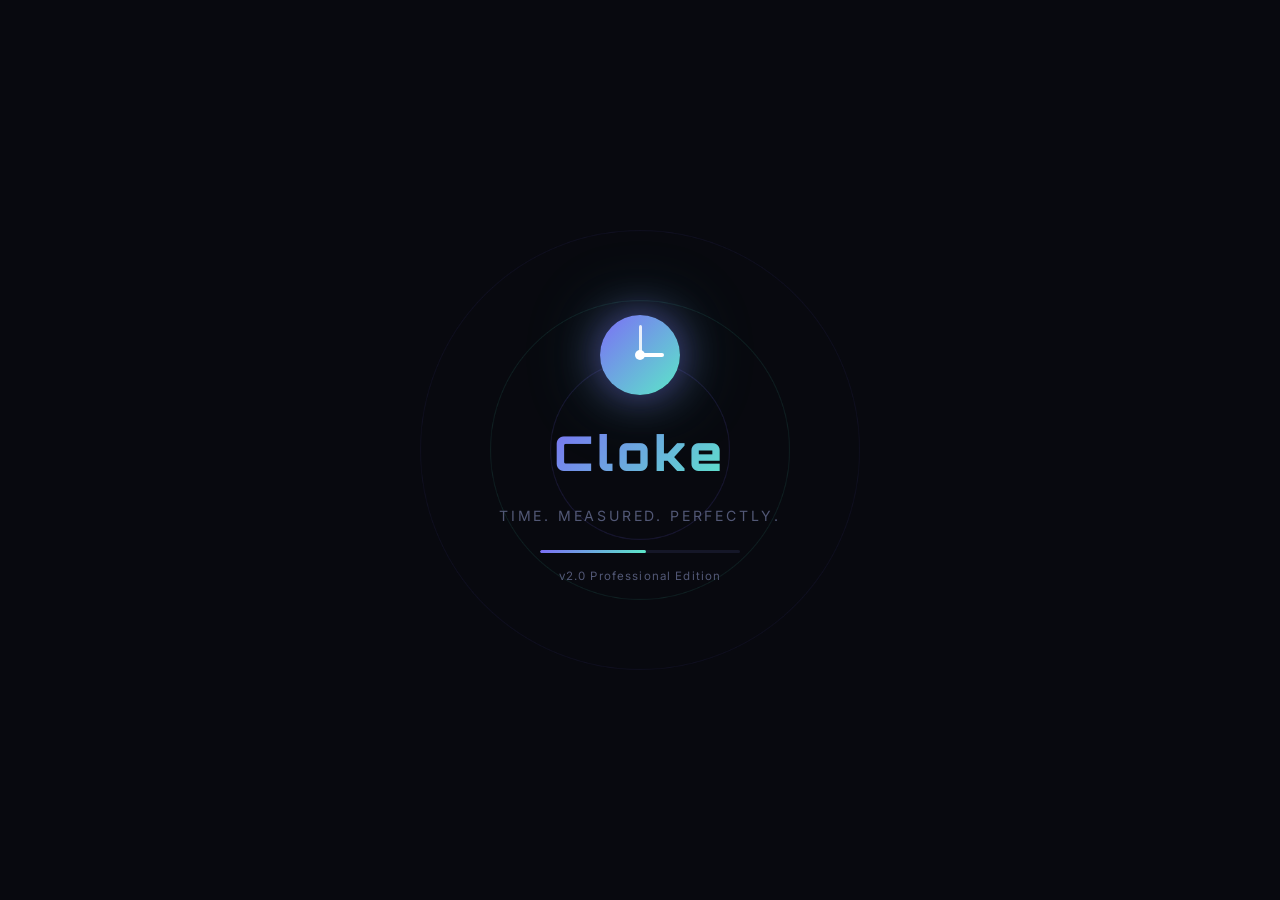
<file: index.html>
<!DOCTYPE html>
<html lang="en" data-theme="dark">
<head>
  <meta charset="UTF-8" />
  <meta name="viewport" content="width=device-width, initial-scale=1.0, viewport-fit=cover" />
  <meta name="description" content="Cloke — Professional Android-style Clock App with Digital Clock, World Clock, Timer, Stopwatch & Alarm." />
  <meta name="theme-color" content="#0d0e1a" />
  <meta name="mobile-web-app-capable" content="yes" />
  <meta name="apple-mobile-web-app-capable" content="yes" />
  <meta name="apple-mobile-web-app-status-bar-style" content="black-translucent" />
  <title>Cloke — Professional Clock App</title>
  <link rel="preconnect" href="https://fonts.googleapis.com" />
  <link rel="preconnect" href="https://fonts.gstatic.com" crossorigin />
  <link href="https://fonts.googleapis.com/css2?family=Inter:wght@300;400;500;600;700;800&family=JetBrains+Mono:wght@400;500;700&family=Orbitron:wght@700;900&display=swap" rel="stylesheet" />
  <link rel="stylesheet" href="style.css" />
</head>
<body>

  <!-- ══════════════ SPLASH SCREEN ══════════════ -->
  <div class="splash-screen" id="splash-screen" role="status" aria-label="Loading Cloke">
    <div class="splash-bg-ring splash-ring-1"></div>
    <div class="splash-bg-ring splash-ring-2"></div>
    <div class="splash-bg-ring splash-ring-3"></div>
    <div class="splash-content">
      <div class="splash-clock-icon" aria-hidden="true">
        <div class="splash-clock-face">
          <div class="splash-hand splash-hour-hand"></div>
          <div class="splash-hand splash-minute-hand"></div>
          <div class="splash-center-dot"></div>
        </div>
      </div>
      <div class="splash-logo-name">Cloke</div>
      <div class="splash-tagline">Time. Measured. Perfectly.</div>
      <div class="splash-progress-track" role="progressbar" aria-valuemin="0" aria-valuemax="100">
        <div class="splash-progress-bar" id="splash-progress"></div>
      </div>
      <div class="splash-version">v2.0 Professional Edition</div>
    </div>
  </div>

  <!-- ══════════════ BACKGROUND PARTICLES ══════════════ -->
  <div class="bg-particles" aria-hidden="true">
    <div class="particle"></div><div class="particle"></div>
    <div class="particle"></div><div class="particle"></div>
    <div class="particle"></div><div class="particle"></div>
  </div>

  <!-- ══════════════ APP SHELL ══════════════ -->
  <div class="app-shell" id="app-shell">

    <!-- ── Android Top App Bar ── -->
    <header class="app-header">
      <div class="logo">
        <span class="logo-icon" aria-hidden="true">⏱</span>
        <span class="logo-name">Cloke</span>
      </div>
      <div class="header-actions">
        <button class="dark-mode-btn" id="dark-mode-btn"
                aria-label="Toggle dark/light mode" title="Toggle Theme">
          <span id="theme-icon">☀️</span>
        </button>
      </div>
    </header>

    <!-- ── Scrollable Content ── -->
    <main class="tab-content-wrapper">

      <!-- ══════════════════════ DIGITAL CLOCK ══════════════════════ -->
      <section id="panel-clock" class="tab-panel active"
               role="tabpanel" aria-labelledby="tab-clock">

        <div class="clock-tz-row">
          <span class="clock-tz-label">🌐 Timezone</span>
          <select id="clock-tz-select" class="tz-select" aria-label="Select timezone"></select>
        </div>

        <div class="digital-clock-display">
          <div class="digital-time-wrap">
            <div class="digital-time" id="digital-time" aria-live="polite">00:00:00</div>
            <div class="digital-ampm" id="digital-ampm">AM</div>
          </div>
          <div class="digital-country-badge">
            <span class="flag-span" id="clock-flag">🌐</span>
            <span id="clock-country-name">Local</span>
            <span class="tz-offset-badge" id="clock-tz-offset">UTC+0</span>
          </div>
        </div>

        <div class="date-card">
          <div class="date-card-header">📅 Date Details</div>
          <div class="date-grid">
            <div class="date-cell">
              <div class="date-cell-value" id="digital-day-name">—</div>
              <div class="date-cell-label">Day</div>
            </div>
            <div class="date-divider"></div>
            <div class="date-cell">
              <div class="date-cell-value date-num" id="digital-date">—</div>
              <div class="date-cell-label">Date</div>
            </div>
            <div class="date-divider"></div>
            <div class="date-cell">
              <div class="date-cell-value" id="digital-month">—</div>
              <div class="date-cell-label">Month</div>
            </div>
            <div class="date-divider"></div>
            <div class="date-cell">
              <div class="date-cell-value date-num" id="digital-year">—</div>
              <div class="date-cell-label">Year</div>
            </div>
          </div>
        </div>

        <div class="week-card">
          <div class="week-card-header">
            <span>📊 Week Progress</span>
            <span class="week-num" id="week-num">Week —</span>
          </div>
          <div class="week-dots" id="week-dots" aria-label="Days of the week"></div>
          <div class="day-labels">
            <span>Sun</span><span>Mon</span><span>Tue</span>
            <span>Wed</span><span>Thu</span><span>Fri</span><span>Sat</span>
          </div>
        </div>

      </section>

      <!-- ══════════════════════ WORLD CLOCK ══════════════════════ -->
      <section id="panel-world" class="tab-panel"
               role="tabpanel" aria-labelledby="tab-world">

        <div class="world-add-row">
          <select id="world-tz-select" class="tz-select world-select"
                  aria-label="Select country for world clock"></select>
          <button class="btn btn-primary world-add-btn" id="world-add-btn">+ Add</button>
        </div>

        <div class="world-clock-grid" id="world-clock-grid" aria-live="polite">
          <div class="world-empty" id="world-empty">
            <div class="world-empty-icon">🌍</div>
            <p>No world clocks added.</p>
            <p class="world-empty-sub">Select a country and tap + Add.</p>
          </div>
        </div>

      </section>

      <!-- ══════════════════════ TIMER ══════════════════════ -->
      <section id="panel-timer" class="tab-panel"
               role="tabpanel" aria-labelledby="tab-timer">

        <div class="timer-ring-wrap">
          <svg class="ring-svg" viewBox="0 0 220 220" aria-hidden="true">
            <circle class="ring-bg" cx="110" cy="110" r="96" />
            <circle class="ring-fg" id="timer-ring-fg" cx="110" cy="110" r="96" />
          </svg>
          <div class="ring-inner">
            <div class="ring-display" id="timer-display">00:00:00</div>
            <div class="ring-label"  id="timer-status-label">Ready</div>
          </div>
        </div>

        <div class="time-inputs" id="timer-inputs">
          <div class="time-input-group">
            <input type="number" id="timer-hours" class="time-input"
                   min="0" max="99" value="0" aria-label="Hours" />
            <label for="timer-hours" class="time-input-label">HH</label>
          </div>
          <span class="time-sep" aria-hidden="true">:</span>
          <div class="time-input-group">
            <input type="number" id="timer-minutes" class="time-input"
                   min="0" max="59" value="0" aria-label="Minutes" />
            <label for="timer-minutes" class="time-input-label">MM</label>
          </div>
          <span class="time-sep" aria-hidden="true">:</span>
          <div class="time-input-group">
            <input type="number" id="timer-seconds" class="time-input"
                   min="0" max="59" value="0" aria-label="Seconds" />
            <label for="timer-seconds" class="time-input-label">SS</label>
          </div>
        </div>

        <div class="sound-row">
          <label for="timer-sound" class="sound-label">🔊 Alert Sound</label>
          <select id="timer-sound" class="sound-select" aria-label="Alert sound">
            <option value="bell">🔔 Bell</option>
            <option value="chime">🎵 Chime</option>
            <option value="beep">📡 Beep</option>
            <option value="alarm">🚨 Alarm</option>
            <option value="none">🔇 Silent</option>
          </select>
        </div>

        <div class="controls">
          <button class="btn btn-primary"   id="timer-start-btn">▶ Start</button>
          <button class="btn btn-secondary" id="timer-pause-btn" disabled>⏸ Pause</button>
          <button class="btn btn-ghost"     id="timer-reset-btn">↺ Reset</button>
        </div>

        <div class="recent-section">
          <div class="recent-header">
            <h3 class="recent-title">Recent</h3>
            <button class="btn-text-danger" id="timer-clear-recent">Clear All</button>
          </div>
          <ul class="recent-list" id="timer-recent-list" aria-label="Recent timers">
            <li class="recent-empty">No recent timers yet.</li>
          </ul>
        </div>

      </section>

      <!-- ══════════════════════ STOPWATCH ══════════════════════ -->
      <section id="panel-stopwatch" class="tab-panel"
               role="tabpanel" aria-labelledby="tab-stopwatch">

        <div class="stopwatch-display-wrap">
          <div class="stopwatch-display" id="sw-display">00:00:00</div>
          <div class="stopwatch-ms"      id="sw-ms-display">.000</div>
        </div>

        <div class="controls">
          <button class="btn btn-primary"   id="sw-start-btn">▶ Start</button>
          <button class="btn btn-secondary" id="sw-pause-btn" disabled>⏸ Pause</button>
          <button class="btn btn-accent"    id="sw-lap-btn"   disabled>⚑ Lap</button>
          <button class="btn btn-ghost"     id="sw-reset-btn">↺ Reset</button>
        </div>

        <div class="lap-section">
          <div class="lap-header-row">
            <h3 class="lap-title">Lap Times</h3>
            <span class="lap-count-badge" id="lap-count-badge" aria-live="polite">0 laps</span>
          </div>
          <div class="lap-table-wrap">
            <table class="lap-table" aria-label="Lap times">
              <thead>
                <tr>
                  <th scope="col">#</th>
                  <th scope="col">Lap Time</th>
                  <th scope="col">Split</th>
                  <th scope="col">Status</th>
                </tr>
              </thead>
              <tbody id="lap-tbody">
                <tr class="lap-empty-row">
                  <td colspan="4">No laps recorded yet.</td>
                </tr>
              </tbody>
            </table>
          </div>
        </div>

      </section>

      <!-- ══════════════════════ ALARM ══════════════════════ -->
      <section id="panel-alarm" class="tab-panel"
               role="tabpanel" aria-labelledby="tab-alarm">

        <div class="alarm-clock-display">
          <div class="live-clock" id="live-clock" aria-live="polite">--:--:--</div>
          <div class="live-date"  id="live-date">Loading…</div>
        </div>

        <div class="alarm-form card">
          <h3 class="form-title">Set New Alarm</h3>
          <div class="alarm-form-row">
            <div class="form-group">
              <label for="alarm-time" class="form-label">Time</label>
              <input type="time" id="alarm-time" class="form-input" />
            </div>
            <div class="form-group">
              <label for="alarm-label-input" class="form-label">Label</label>
              <input type="text" id="alarm-label-input" class="form-input"
                     placeholder="e.g. Wake up!" maxlength="30" />
            </div>
            <div class="form-group">
              <label for="alarm-sound-select" class="form-label">Sound</label>
              <select id="alarm-sound-select" class="sound-select">
                <option value="bell">🔔 Bell</option>
                <option value="chime">🎵 Chime</option>
                <option value="beep">📡 Beep</option>
                <option value="alarm">🚨 Alarm</option>
                <option value="none">🔇 Silent</option>
              </select>
            </div>
          </div>
          <button class="btn btn-primary full-width" id="add-alarm-btn">+ Add Alarm</button>
        </div>

        <div class="alarm-list-section">
          <h3 class="section-title">Your Alarms</h3>
          <ul class="alarm-list" id="alarm-list" aria-live="polite">
            <li class="alarm-empty">No alarms set. Add one above!</li>
          </ul>
        </div>

      </section>

    </main><!-- /.tab-content-wrapper -->

    <!-- ── Android Bottom Navigation ── -->
    <nav class="tab-nav" role="tablist" aria-label="App navigation">
      <button class="tab-btn active" id="tab-clock"
              role="tab" aria-selected="true" aria-controls="panel-clock" data-tab="clock">
        <span class="tab-icon">🕐</span><span>Clock</span>
      </button>
      <button class="tab-btn" id="tab-world"
              role="tab" aria-selected="false" aria-controls="panel-world" data-tab="world">
        <span class="tab-icon">🌍</span><span>World</span>
      </button>
      <button class="tab-btn" id="tab-timer"
              role="tab" aria-selected="false" aria-controls="panel-timer" data-tab="timer">
        <span class="tab-icon">⏳</span><span>Timer</span>
      </button>
      <button class="tab-btn" id="tab-stopwatch"
              role="tab" aria-selected="false" aria-controls="panel-stopwatch" data-tab="stopwatch">
        <span class="tab-icon">⏱</span><span>Watch</span>
      </button>
      <button class="tab-btn" id="tab-alarm"
              role="tab" aria-selected="false" aria-controls="panel-alarm" data-tab="alarm">
        <span class="tab-icon">🔔</span><span>Alarm</span>
      </button>
    </nav>

  </div><!-- Android Bottom Navigation -->

  <!-- ══════════════ ALERT MODAL ══════════════ -->
  <div class="modal-overlay" id="alert-modal"
       role="dialog" aria-modal="true" aria-labelledby="modal-title" hidden>
    <div class="modal">
      <div class="modal-icon" id="modal-icon">⏰</div>
      <h2 class="modal-title" id="modal-title">Time's Up!</h2>
      <p class="modal-message" id="modal-message">Your timer has completed.</p>
      <button class="btn btn-primary full-width" id="modal-close-btn">Dismiss</button>
    </div>
  </div>

  <script src="script.js"></script>
</body>
</html>
</file>
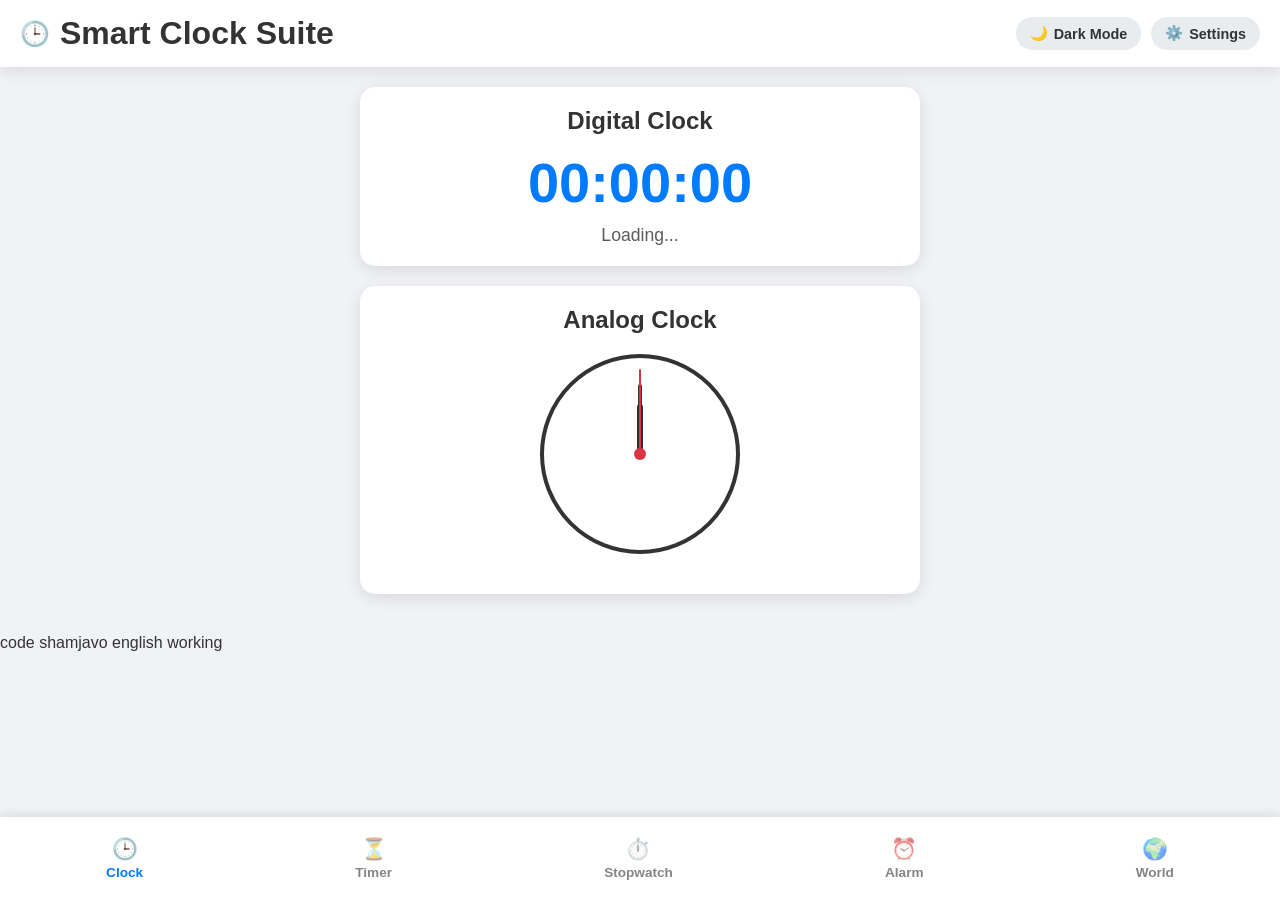
<file: Smat-Clock-Watch/index.html>
<!DOCTYPE html>
<html lang="en">
<head>
    <meta charset="UTF-8">
    <meta name="viewport" content="width=device-width, initial-scale=1.0">
    <title>Smart Clock Suite</title>
    <link rel="stylesheet" href="style.css">
    <link rel="icon" href="data:,">

</head>
<body>

    <!-- HEADER -->
    <header class="header">
        <div class="logo-box">
            <span>🕒</span>
            <h1>Smart Clock Suite</h1>
        </div>
        <div class="header-actions">
            <button id="themeBtn" title="Toggle Theme" class="fallback-btn">
                <span class="mode-icon">🌙</span> <span class="btn-text">Dark Mode</span>
            </button>
            <button id="settingsBtn" onclick="alert('Settings Coming Soon')" title="Settings" class="fallback-btn">
                <span>⚙️</span> <span class="btn-text">Settings</span>
            </button>
        </div>
    </header>

    <!-- CLOCK PAGE -->
    <section id="clockPage" class="page active">
        <div class="card">
            <h2>Digital Clock</h2>
            <div id="digitalClock" class="digital-clock">00:00:00</div>
            <div id="dateDisplay" class="date-display">Loading...</div>
        </div>

        <div class="card">
            <h2>Analog Clock</h2>
            <div class="analog-clock">
                <div class="hand hour" id="hour"></div>
                <div class="hand minute" id="minute"></div>
                <div class="hand second" id="second"></div>
                <div class="center-dot"></div>
            </div>
        </div>
    </section>

    <!-- TIMER PAGE -->
    <section id="timerPage" class="page">
        <div class="card">
            <h2>Timer</h2>
            <div class="timer-inputs">
                <input type="number" id="hours" placeholder="HH" min="0" max="23">
                <input type="number" id="minutes" placeholder="MM" min="0" max="59">
                <input type="number" id="seconds" placeholder="SS" min="0" max="59">
            </div>
            <select id="timerSound">
                <option value="beep1">🎵 Beep Sound 1</option>
                <option value="beep2">🎵 Beep Sound 2</option>
            </select>
            <div id="timerDisplay" class="big-display">00:00:00</div>
            <div class="button-group">
                <button id="startTimerBtn">Start</button>
                <button id="pauseTimerBtn">Pause</button>
                <button id="resetTimerBtn">Reset</button>
            </div>
            <h3>Recent Timers</h3>
            <div id="recentTimers">No Recent Timers</div>
            <button id="clearRecentBtn">Clear Recent</button>
        </div>
    </section>

    <!-- STOPWATCH PAGE -->
    <section id="stopwatchPage" class="page">
        <div class="card">
            <h2>Stopwatch</h2>
            <div id="stopwatchDisplay" class="big-display">00:00:00:00</div>
            <div class="button-group">
                <button id="startStopwatchBtn">Start</button>
                <button id="pauseStopwatchBtn">Pause</button>
                <button id="resetStopwatchBtn">Reset</button>
                <button id="lapBtn">Lap</button>
            </div>
            <h3>Lap History</h3>
            <div id="lapHistory">No Laps Recorded</div>
        </div>
    </section>

    <!-- WORLD CLOCK PAGE -->
    <section id="worldClockPage" class="page">
        <div class="card">
            <h2>🌍 World Clock</h2>
            <div class="world-time">
                <p>🇮🇳 India: <span id="indiaTime"></span></p>
                <p>🇬🇧 London: <span id="londonTime"></span></p>
                <p>🇺🇸 New York: <span id="newYorkTime"></span></p>
            </div>
        </div>
    </section>

    <!-- ALARM PAGE -->
    <section id="alarmPage" class="page">
        <div class="card">
            <h2>⏰ Alarm</h2>
            <input type="time" id="alarmTime">
            <select id="alarmSound">
                <option value="beep1">🎵 Beep Sound 1</option>
                <option value="beep2">🎵 Beep Sound 2</option>
            </select>
            <div class="button-group">
                <button id="setAlarmBtn">🔔 Set Alarm</button>
                <button id="cancelAlarmBtn">❌ Cancel</button>
                <button onclick="playSystemBeep(440, 0.5)">🔊 Test</button>
            </div>
            <div id="alarmStatus">No Alarm Set</div>
        </div>
    </section>

    <!-- MOBILE NAVIGATION (FIXED WITH SYSTEM EMOJIS) -->
    <nav class="bottom-nav">
        <button class="nav-btn active" onclick="showPage('clockPage', this)">
            <span class="nav-icon">🕒</span>
            <span>Clock</span>
        </button>
        <button class="nav-btn" onclick="showPage('timerPage', this)">
            <span class="nav-icon">⏳</span>
            <span>Timer</span>
        </button>
        <button class="nav-btn" onclick="showPage('stopwatchPage', this)">
            <span class="nav-icon">⏱️</span>
            <span>Stopwatch</span>
        </button>
        <button class="nav-btn" onclick="showPage('alarmPage', this)">
            <span class="nav-icon">⏰</span>
            <span>Alarm</span>
        </button>
        <button class="nav-btn" onclick="showPage('worldClockPage', this)">
            <span class="nav-icon">🌍</span>
            <span>World</span>
        </button>
    </nav>

    <script src="script.js"></script>
</body>
</html> code shamjavo english working
</file>
<file: style.css>
/* ────────────────────────────────────────────────────────────
   Cloke v2.0 — Professional Clock App  |  style.css
   UPGRADED: Logo fix, glassmorphism, micro-interactions,
             better accessibility, performance optimizations
──────────────────────────────────────────────────────────── */

/* ══════════════════════════════════════════════════════════
   DESIGN TOKENS — Dark Mode (Default)
══════════════════════════════════════════════════════════ */
:root {
  /* Backgrounds */
  --bg-base:    #08090f;
  --bg-surface: #0f1020;
  --bg-card:    #151728;
  --bg-input:   #1c1e33;

  /* Borders */
  --border:         rgba(255,255,255,0.07);
  --border-hover:   rgba(255,255,255,0.16);
  --border-focus:   rgba(124,110,246,0.50);

  /* Accent Palette */
  --accent-primary:   #7c6ef6;
  --accent-secondary: #5be8c8;
  --accent-warm:      #f77f5e;
  --accent-alert:     #ff6b8a;

  /* Text */
  --text-primary:   #eeeffe;
  --text-secondary: #8890b8;
  --text-muted:     #525876;

  /* Gradients */
  --gradient-primary: linear-gradient(135deg, #7c6ef6 0%, #5be8c8 100%);
  --gradient-warm:    linear-gradient(135deg, #f77f5e 0%, #f7c05e 100%);
  --gradient-alert:   linear-gradient(135deg, #ff6b8a 0%, #f77f5e 100%);
  --gradient-world:   linear-gradient(135deg, #5be8c8 0%, #3bb5ff 100%);

  /* Radius Scale */
  --radius-xs: 4px;
  --radius-sm: 8px;
  --radius-md: 14px;
  --radius-lg: 22px;
  --radius-xl: 32px;

  /* Shadows */
  --shadow-glow-purple: 0 0 40px rgba(124,110,246,0.22);
  --shadow-glow-teal:   0 0 40px rgba(91,232,200,0.18);
  --shadow-card:        0 8px 32px rgba(0,0,0,0.5);
  --shadow-focus:       0 0 0 3px rgba(124,110,246,0.22);

  /* Animation */
  --transition:      0.25s cubic-bezier(0.4,0,0.2,1);
  --transition-fast: 0.15s cubic-bezier(0.4,0,0.2,1);
  --transition-slow: 0.4s cubic-bezier(0.4,0,0.2,1);

  /* Layout */
  --header-height: 64px;
  --nav-height:    64px;

  /* Splash */
  --splash-bg: #08090f;
}

/* ══════════════════════════════════════════════════════════
   LIGHT MODE OVERRIDES
══════════════════════════════════════════════════════════ */
[data-theme="light"] {
  --bg-base:    #eef0fa;
  --bg-surface: #ffffff;
  --bg-card:    #f5f6ff;
  --bg-input:   #e8eaf6;

  --border:         rgba(0,0,0,0.09);
  --border-hover:   rgba(0,0,0,0.18);
  --border-focus:   rgba(124,110,246,0.40);

  --text-primary:   #14163a;
  --text-secondary: #4a5070;
  --text-muted:     #9399bb;

  --shadow-glow-purple: 0 0 40px rgba(124,110,246,0.13);
  --shadow-glow-teal:   0 0 40px rgba(91,232,200,0.10);
  --shadow-card:        0 8px 32px rgba(0,0,0,0.10);
  --shadow-focus:       0 0 0 3px rgba(124,110,246,0.18);

  --splash-bg: #eef0fa;
}

/* ══════════════════════════════════════════════════════════
   RESET & BASE
══════════════════════════════════════════════════════════ */
*, *::before, *::after {
  box-sizing: border-box;
  margin: 0;
  padding: 0;
}

html {
  scroll-behavior: smooth;
  -webkit-text-size-adjust: 100%;
  text-size-adjust: 100%;
}

body {
  font-family: 'Inter', -apple-system, BlinkMacSystemFont, 'Segoe UI', sans-serif;
  background: var(--bg-base);
  color: var(--text-primary);
  min-height: 100vh;
  width: 100%;
  overflow-x: hidden;
  line-height: 1.6;
  transition: background var(--transition-slow), color var(--transition-slow);
  -webkit-font-smoothing: antialiased;
  -moz-osx-font-smoothing: grayscale;
}

/* Focus visible — accessibility */
:focus-visible {
  outline: 2px solid var(--accent-primary);
  outline-offset: 3px;
  border-radius: var(--radius-xs);
}

/* Reduce motion for accessibility */
@media (prefers-reduced-motion: reduce) {
  *, *::before, *::after {
    animation-duration: 0.01ms !important;
    animation-iteration-count: 1 !important;
    transition-duration: 0.01ms !important;
  }
}

/* ══════════════════════════════════════════════════════════
   SPLASH SCREEN
══════════════════════════════════════════════════════════ */
.splash-screen {
  position: fixed;
  inset: 0;
  background: var(--splash-bg);
  z-index: 9999;
  display: flex;
  align-items: center;
  justify-content: center;
  flex-direction: column;
  overflow: hidden;
  transition: opacity 0.6s ease, transform 0.6s ease;
  will-change: opacity, transform;
}
.splash-screen.hide {
  opacity: 0;
  transform: scale(1.05);
  pointer-events: none;
}
.splash-screen.gone { display: none; }

/* Ring animation */
.splash-bg-ring {
  position: absolute;
  border-radius: 50%;
  border: 1.5px solid rgba(124,110,246,0.15);
  animation: ring-expand 3s ease-out infinite;
  will-change: transform, opacity;
}
.splash-ring-1 { width: 180px; height: 180px; animation-delay: 0s; }
.splash-ring-2 { width: 300px; height: 300px; animation-delay: 0.6s; border-color: rgba(91,232,200,0.10); }
.splash-ring-3 { width: 440px; height: 440px; animation-delay: 1.2s; border-color: rgba(124,110,246,0.07); }

@keyframes ring-expand {
  0%   { transform: scale(0.7); opacity: 0.9; }
  100% { transform: scale(1.4); opacity: 0; }
}

.splash-content {
  position: relative;
  z-index: 1;
  text-align: center;
  display: flex;
  flex-direction: column;
  align-items: center;
  gap: 14px;
  animation: splash-fade-in 0.8s ease both;
}
@keyframes splash-fade-in {
  from { opacity: 0; transform: translateY(24px); }
  to   { opacity: 1; transform: translateY(0); }
}

/* Clock face */
.splash-clock-icon { margin-bottom: 6px; }
.splash-clock-face {
  width: 80px;
  height: 80px;
  border-radius: 50%;
  background: var(--gradient-primary);
  position: relative;
  box-shadow: 0 0 40px rgba(124,110,246,0.55), 0 0 80px rgba(91,232,200,0.28);
  animation: clock-glow 2s ease-in-out infinite alternate;
  will-change: box-shadow;
}
@keyframes clock-glow {
  from { box-shadow: 0 0 30px rgba(124,110,246,0.45), 0 0 60px rgba(91,232,200,0.18); }
  to   { box-shadow: 0 0 50px rgba(124,110,246,0.75), 0 0 100px rgba(91,232,200,0.38); }
}

.splash-hand {
  position: absolute;
  bottom: 50%;
  left: 50%;
  transform-origin: bottom center;
  border-radius: 4px;
  background: #fff;
  will-change: transform;
}
.splash-hour-hand {
  width: 4px; height: 24px; margin-left: -2px;
  transform: rotate(90deg);
  animation: hour-spin 10s linear infinite;
}
.splash-minute-hand {
  width: 3px; height: 30px; margin-left: -1.5px;
  opacity: 0.85;
  animation: min-spin 2s linear infinite;
}
@keyframes hour-spin { to { transform: rotate(360deg); } }
@keyframes min-spin  { to { transform: rotate(360deg); } }

.splash-center-dot {
  position: absolute;
  top: 50%; left: 50%;
  width: 10px; height: 10px;
  background: #fff;
  border-radius: 50%;
  transform: translate(-50%, -50%);
}

/*splash logo uses gradient text correctly */
.splash-logo-name {
  font-family: 'Orbitron', sans-serif;
  font-size: 3rem;
  font-weight: 900;
  background: var(--gradient-primary);
  -webkit-background-clip: text;
  -webkit-text-fill-color: transparent;
  background-clip: text;
  letter-spacing: 4px;
}

.splash-tagline {
  font-size: 0.88rem;
  color: var(--text-muted);
  letter-spacing: 0.2em;
  text-transform: uppercase;
}

.splash-progress-track {
  width: 200px;
  height: 3px;
  background: var(--bg-card);
  border-radius: 99px;
  overflow: hidden;
  margin-top: 8px;
}
.splash-progress-bar {
  height: 100%;
  width: 0%;
  background: var(--gradient-primary);
  border-radius: 99px;
  transition: width 0.1s linear;
  will-change: width;
}

.splash-version {
  font-size: 0.72rem;
  color: var(--text-muted);
  letter-spacing: 0.1em;
}

/* ══════════════════════════════════════════════════════════
   BACKGROUND PARTICLES
══════════════════════════════════════════════════════════ */
.bg-particles {
  position: fixed;
  inset: 0;
  pointer-events: none;
  z-index: 0;
  overflow: hidden;
}
.particle {
  position: absolute;
  border-radius: 50%;
  opacity: 0.12;
  animation: drift linear infinite;
  will-change: transform;
}
.particle:nth-child(1) { width:340px;height:340px;background:radial-gradient(circle,#7c6ef6,transparent);top:-80px;left:-100px;animation-duration:22s; }
.particle:nth-child(2) { width:260px;height:260px;background:radial-gradient(circle,#5be8c8,transparent);top:30%;right:-80px;animation-duration:28s;animation-delay:-8s; }
.particle:nth-child(3) { width:200px;height:200px;background:radial-gradient(circle,#f77f5e,transparent);bottom:10%;left:10%;animation-duration:18s;animation-delay:-4s; }
.particle:nth-child(4) { width:140px;height:140px;background:radial-gradient(circle,#7c6ef6,transparent);bottom:20%;right:20%;animation-duration:24s;animation-delay:-12s; }
.particle:nth-child(5) { width:90px;height:90px;background:radial-gradient(circle,#5be8c8,transparent);top:50%;left:40%;animation-duration:16s;animation-delay:-6s; }
.particle:nth-child(6) { width:180px;height:180px;background:radial-gradient(circle,#ff6b8a,transparent);top:70%;right:5%;animation-duration:30s;animation-delay:-14s; }

@keyframes drift {
  0%   { transform: translate(0,0) rotate(0deg); }
  33%  { transform: translate(30px,-30px) rotate(120deg); }
  66%  { transform: translate(-20px,20px) rotate(240deg); }
  100% { transform: translate(0,0) rotate(360deg); }
}

/* ══════════════════════════════════════════════════════════
   FIXED HEADER
══════════════════════════════════════════════════════════ */
.app-header {
  position: fixed;
  top: 0; left: 0; right: 0;
  z-index: 500;
  height: var(--header-height);
  display: flex;
  align-items: center;
  justify-content: space-between;
  padding: 0 20px;
  background: rgba(8,9,15,0.88);
  backdrop-filter: blur(18px) saturate(1.4);
  -webkit-backdrop-filter: blur(18px) saturate(1.4);
  border-bottom: 1px solid var(--border);
  transition: background var(--transition-slow);
  will-change: background;
}
[data-theme="light"] .app-header {
  background: rgba(238,240,250,0.90);
}

/* Logo */
.logo {
  display: flex;
  flex-direction: row;
  align-items: center;
  gap: 10px;
  text-decoration: none;
  user-select: none;
}

.logo-icon {
  font-size: clamp(1.4rem, 4vw, 2rem);
  filter: drop-shadow(0 0 10px rgba(124,110,246,0.7));
  animation: pulse-glow 3s ease-in-out infinite;
  flex-shrink: 0;
  will-change: filter;
}
@keyframes pulse-glow {
  0%,100% { filter: drop-shadow(0 0 10px rgba(124,110,246,0.7)); }
  50%      { filter: drop-shadow(0 0 20px rgba(91,232,200,0.85)); }
}

/* logo name — no webkit conflict, visible in all browsers */
.logo-name {
  font-family: 'Orbitron', sans-serif;
  font-size: clamp(1.1rem, 3.5vw, 1.75rem);
  font-weight: 900;
  letter-spacing: 4px;
  text-transform: uppercase;
  line-height: 1;
  /* Fallback: solid purple color for old Android/Samsung browsers */
  color: #7c6ef6;
  /* Modern browsers: gradient text */
  background: linear-gradient(135deg, #7c6ef6 0%, #5be8c8 100%);
  -webkit-background-clip: text;
  -webkit-text-fill-color: transparent;
  background-clip: text;
}

[data-theme="light"] .logo-name {
  color: #5548c8;
  background: linear-gradient(135deg, #5548c8 0%, #2aa98a 100%);
  -webkit-background-clip: text;
  -webkit-text-fill-color: transparent;
  background-clip: text;
}

.header-actions {
  display: flex;
  gap: 8px;
  align-items: center;
}

/*theme button — consistent radius, better hover */
.dark-mode-btn {
  width: 42px; height: 42px;
  border: 1px solid var(--border);
  border-radius: var(--radius-sm);
  background: var(--bg-card);
  cursor: pointer;
  display: flex; align-items: center; justify-content: center;
  font-size: 1.1rem;
  transition: var(--transition);
  flex-shrink: 0;
  color: var(--text-secondary);
  position: relative;
  overflow: hidden;
}
.dark-mode-btn::before {
  content: '';
  position: absolute;
  inset: 0;
  background: var(--gradient-primary);
  opacity: 0;
  transition: opacity var(--transition);
  border-radius: inherit;
}
.dark-mode-btn:hover {
  border-color: var(--accent-primary);
  color: var(--accent-primary);
  transform: rotate(15deg) scale(1.08);
  box-shadow: var(--shadow-glow-purple);
}
.dark-mode-btn:active { transform: rotate(15deg) scale(0.96); }

/* ══════════════════════════════════════════════════════════
   FIXED BOTTOM TAB NAVIGATION
══════════════════════════════════════════════════════════ */
.tab-nav {
  position: fixed;
  bottom: 0; left: 0; right: 0;
  z-index: 500;
  height: var(--nav-height);
  display: flex;
  align-items: center;
  justify-content: space-around;
  gap: 4px;
  padding: 6px 8px;
  padding-bottom: calc(6px + env(safe-area-inset-bottom));
  background: rgba(15,16,32,0.92);
  backdrop-filter: blur(18px) saturate(1.4);
  -webkit-backdrop-filter: blur(18px) saturate(1.4);
  border-top: 1px solid var(--border);
  transition: background var(--transition-slow);
  scrollbar-width: none;
}
.tab-nav::-webkit-scrollbar { display: none; }
[data-theme="light"] .tab-nav { background: rgba(255,255,255,0.92); }

.tab-btn {
  flex: 1;
  display: flex;
  flex-direction: column;
  align-items: center;
  justify-content: center;
  gap: 3px;
  min-width: 0;
  height: 52px;
  padding: 4px 6px;
  border: none;
  border-radius: var(--radius-md);
  background: transparent;
  color: var(--text-muted);
  font-family: 'Inter', sans-serif;
  font-size: 0.64rem;
  font-weight: 600;
  letter-spacing: 0.02em;
  white-space: nowrap;
  cursor: pointer;
  transition: var(--transition);
  position: relative;
}
.tab-btn::after {
  content: '';
  position: absolute;
  bottom: 4px;
  left: 50%;
  transform: translateX(-50%) scaleX(0);
  width: 18px; height: 2px;
  background: var(--accent-primary);
  border-radius: 99px;
  transition: transform var(--transition);
}
.tab-btn:hover {
  background: var(--bg-input);
  color: var(--text-primary);
}
.tab-btn.active {
  background: rgba(124,110,246,0.13);
  color: var(--accent-primary);
}
.tab-btn.active::after { transform: translateX(-50%) scaleX(1); }
.tab-btn.active .tab-icon {
  filter: drop-shadow(0 0 6px rgba(124,110,246,0.65));
  transform: translateY(-1px);
}

.tab-icon {
  font-size: 1.3rem;
  line-height: 1;
  flex-shrink: 0;
  transition: transform var(--transition);
}
.tab-label {
  font-size: 0.63rem;
  line-height: 1;
}

/* ══════════════════════════════════════════════════════════
   APP SHELL
══════════════════════════════════════════════════════════ */
.app-shell {
  position: relative;
  z-index: 1;
  max-width: 700px;
  margin: 0 auto;
  padding: calc(var(--header-height) + 16px) 20px calc(var(--nav-height) + 16px);
  display: flex;
  flex-direction: column;
  gap: 16px;
}

/* Tab Panels */
.tab-content-wrapper { position: relative; z-index: 1; }
.tab-panel {
  display: none;
  flex-direction: column;
  gap: 12px;
  animation: fadeSlideIn 0.32s cubic-bezier(0.4,0,0.2,1) both;
}
.tab-panel.active { display: flex; }

@keyframes fadeSlideIn {
  from { opacity: 0; transform: translateY(12px); }
  to   { opacity: 1; transform: translateY(0); }
}

/* ══════════════════════════════════════════════════════════
   DIGITAL CLOCK PANEL
══════════════════════════════════════════════════════════ */
.clock-tz-row {
  display: flex;
  align-items: center;
  gap: 10px;
  background: var(--bg-card);
  border: 1px solid var(--border);
  border-radius: var(--radius-md);
  padding: 14px 16px;
  flex-wrap: wrap;
  transition: border-color var(--transition);
}
.clock-tz-row:focus-within { border-color: var(--border-focus); }
.clock-tz-label { font-size: 0.78rem; font-weight: 500; color: var(--text-secondary); white-space: nowrap; }

.tz-select {
  flex: 1; min-width: 160px;
  background: var(--bg-input);
  border: 1px solid var(--border);
  border-radius: var(--radius-sm);
  color: var(--text-primary);
  font-family: 'Inter', sans-serif;
  font-size: 0.89rem;
  padding: 9px 10px;
  outline: none;
  cursor: pointer;
  transition: var(--transition);
}
.tz-select:hover, .tz-select:focus {
  border-color: var(--accent-primary);
  box-shadow: var(--shadow-focus);
}

/* Digital clock display */
.digital-clock-display {
  background: var(--bg-surface);
  border: 1px solid var(--border);
  border-radius: var(--radius-xl);
  padding: 24px 20px 20px;
  text-align: center;
  position: relative;
  overflow: hidden;
  box-shadow: var(--shadow-glow-purple);
  transition: box-shadow var(--transition);
}
.digital-clock-display:hover { box-shadow: var(--shadow-glow-purple), 0 0 60px rgba(124,110,246,0.12); }
.digital-clock-display::before {
  content: '';
  position: absolute; inset: 0;
  background: radial-gradient(ellipse at 50% 0%, rgba(124,110,246,0.12) 0%, transparent 68%);
  pointer-events: none;
}

.digital-time-wrap {
  display: flex;
  align-items: flex-start;
  justify-content: center;
  gap: 10px;
  flex-wrap: wrap;
}
.digital-time {
  font-family: 'Orbitron', monospace;
  font-size: clamp(2.2rem, 10vw, 4.4rem);
  font-weight: 900;
  background: var(--gradient-primary);
  -webkit-background-clip: text;
  -webkit-text-fill-color: transparent;
  background-clip: text;
  letter-spacing: 4px;
  line-height: 1.05;
}
.digital-ampm {
  font-family: 'Inter', sans-serif;
  font-size: 1rem; font-weight: 700;
  color: var(--accent-secondary);
  margin-top: 10px; letter-spacing: 2px;
  background: rgba(91,232,200,0.12);
  padding: 3px 8px;
  border-radius: var(--radius-sm);
}
.digital-time .colon { animation: blink 1s step-start infinite; }
@keyframes blink { 0%,100% { opacity: 1; } 50% { opacity: 0.18; } }

.digital-country-badge {
  display: inline-flex; align-items: center; gap: 8px;
  margin-top: 16px;
  background: var(--bg-card);
  border: 1px solid var(--border);
  border-radius: 99px;
  padding: 6px 16px;
  font-size: 0.85rem; color: var(--text-secondary);
  transition: var(--transition);
}
.digital-country-badge span:first-child { font-size: 1.2rem; }

.tz-offset-badge {
  font-family: 'JetBrains Mono', 'Fira Code', monospace;
  font-size: 0.75rem;
  background: rgba(124,110,246,0.14);
  color: var(--accent-primary);
  padding: 2px 8px;
  border-radius: 99px;
}

/* Date card */
.date-card {
  background: var(--bg-card);
  border: 1px solid var(--border);
  border-radius: var(--radius-lg);
  overflow: hidden;
  transition: border-color var(--transition);
}
.date-card:hover { border-color: var(--border-hover); }
.date-card-header {
  padding: 12px 18px;
  font-size: 0.82rem; font-weight: 500;
  color: var(--text-secondary);
  border-bottom: 1px solid var(--border);
  background: var(--bg-surface);
}
.date-grid {
  display: flex; align-items: center;
  padding: 12px 10px; gap: 0;
}
.date-cell {
  flex: 1; text-align: center;
  padding: 8px 4px;
}
.date-cell-value {
  font-family: 'Inter', sans-serif;
  font-size: 0.9rem; font-weight: 500;
  color: var(--text-primary);
  margin-bottom: 5px;
  white-space: nowrap; overflow: hidden; text-overflow: ellipsis;
}
.date-num {
  font-family: 'Orbitron', monospace;
  font-size: 1.4rem;
  background: var(--gradient-primary);
  -webkit-background-clip: text; -webkit-text-fill-color: transparent;
  background-clip: text;
}
.date-cell-label {
  font-size: 0.68rem; text-transform: uppercase;
  letter-spacing: 0.12em; color: var(--text-muted);
  font-weight: 600;
}
.date-divider { width: 1px; height: 50px; background: var(--border); flex-shrink: 0; }

/* Week card */
.week-card {
  background: var(--bg-card);
  border: 1px solid var(--border);
  border-radius: var(--radius-lg);
  padding: 16px 14px;
  transition: border-color var(--transition);
}
.week-card:hover { border-color: var(--border-hover); }
.week-card-header {
  display: flex; justify-content: space-between; align-items: center;
  font-size: 0.82rem; font-weight: 500; color: var(--text-secondary);
  margin-bottom: 14px;
}
.week-num {
  font-family: 'JetBrains Mono', monospace;
  font-size: 0.78rem; color: var(--accent-secondary);
  background: rgba(91,232,200,0.10);
  padding: 3px 10px; border-radius: 99px;
}
.week-dots { display: flex; gap: 6px; margin-bottom: 8px; }
.week-dot {
  flex: 1; height: 36px;
  border-radius: var(--radius-sm);
  background: var(--bg-input);
  border: 1px solid var(--border);
  transition: var(--transition);
}
.week-dot.past   { background: rgba(124,110,246,0.18); border-color: rgba(124,110,246,0.28); }
.week-dot.today  { background: var(--gradient-primary); border-color: transparent; box-shadow: 0 0 14px rgba(124,110,246,0.38); }
.day-labels { display: flex; gap: 6px; }
.day-labels span {
  flex: 1; text-align: center;
  font-size: 0.65rem; color: var(--text-muted);
  font-weight: 600; text-transform: lowercase;
  letter-spacing: 0.05em;
}

/* ══════════════════════════════════════════════════════════
   WORLD CLOCK PANEL
══════════════════════════════════════════════════════════ */
.world-add-row { display: flex; gap: 10px; align-items: center; flex-wrap: wrap; }
.world-select  { font-size: 0.85rem; flex: 1; min-width: 160px; }
.world-add-btn { flex-shrink: 0; padding: 10px 20px; white-space: nowrap; }

.world-clock-grid {
  display: grid;
  grid-template-columns: 1fr 1fr;
  gap: 14px;
}

.world-empty {
  grid-column: 1 / -1;
  text-align: center;
  padding: 40px 20px;
  color: var(--text-muted);
  font-size: 0.9rem;
  background: var(--bg-card);
  border: 1.5px dashed var(--border);
  border-radius: var(--radius-lg);
}
.world-empty-icon { font-size: 2.5rem; margin-bottom: 12px; display: block; }
.world-empty-sub  { font-size: 0.8rem; margin-top: 6px; color: var(--text-muted); }

.world-card {
  background: var(--bg-card);
  border: 1px solid var(--border);
  border-radius: var(--radius-lg);
  padding: 14px 16px;
  position: relative;
  overflow: hidden;
  transition: var(--transition);
  animation: fadeSlideIn 0.3s ease;
  will-change: transform, border-color;
}
.world-card::before {
  content: '';
  position: absolute; inset: 0;
  background: linear-gradient(135deg, rgba(91,232,200,0.04) 0%, rgba(60,181,255,0.04) 100%);
  pointer-events: none;
}
.world-card:hover {
  border-color: var(--accent-secondary);
  box-shadow: 0 0 22px rgba(91,232,200,0.12);
  transform: translateY(-2px);
}

.world-card-flag     { font-size: 1.8rem; }
.world-card-country  { font-size: 0.8rem; font-weight: 700; color: var(--text-secondary); margin-top: 6px; white-space: nowrap; overflow: hidden; text-overflow: ellipsis; }
.world-card-time     { font-family: 'Orbitron', monospace; font-size: 1.6rem; font-weight: 700; background: var(--gradient-world); -webkit-background-clip: text; -webkit-text-fill-color: transparent; background-clip: text; letter-spacing: 2px; margin-top: 8px; line-height: 1; }
.world-card-ampm     { font-size: 0.75rem; font-weight: 700; color: var(--accent-secondary); letter-spacing: 1px; margin-top: 2px; }
.world-card-date     { font-size: 0.78rem; color: var(--text-muted); margin-top: 4px; }
.world-card-day      { font-size: 0.75rem; font-weight: 700; color: var(--accent-primary); letter-spacing: 0.05em; text-transform: uppercase; }
.world-card-offset   { position: absolute; top: 12px; right: 12px; font-family: 'JetBrains Mono', monospace; font-size: 0.65rem; color: var(--text-muted); background: var(--bg-input); padding: 2px 6px; border-radius: 99px; }
.world-card-delete   { position: absolute; bottom: 10px; right: 10px; background: none; border: none; color: var(--text-muted); cursor: pointer; font-size: 0.75rem; padding: 4px 7px; border-radius: var(--radius-sm); transition: var(--transition); line-height: 1; }
.world-card-delete:hover { color: var(--accent-alert); background: rgba(255,107,138,0.10); }

.world-day-badge { display: inline-block; font-size: 0.62rem; font-weight: 700; padding: 1px 6px; border-radius: 99px; margin-left: 6px; vertical-align: middle; }
.world-day-badge.tomorrow  { background: rgba(247,127,94,0.18); color: var(--accent-warm); }
.world-day-badge.yesterday { background: rgba(255,107,138,0.14); color: var(--accent-alert); }

/* ══════════════════════════════════════════════════════════
   TIMER PANEL
══════════════════════════════════════════════════════════ */
.timer-ring-wrap {
  position: relative;
  width: 220px; height: 220px;
  align-self: center;
}
.ring-svg { width: 100%; height: 100%; transform: rotate(-90deg); }
.ring-bg { fill: none; stroke: var(--bg-input); stroke-width: 10; }
.ring-fg {
  fill: none;
  stroke: var(--accent-primary);
  stroke-width: 10;
  stroke-linecap: round;
  stroke-dasharray: 628;
  stroke-dashoffset: 0;
  transition: stroke-dashoffset 1s linear, stroke 0.5s ease;
  filter: drop-shadow(0 0 8px rgba(124,110,246,0.65));
  will-change: stroke-dashoffset;
}

.ring-inner {
  position: absolute; inset: 0;
  display: flex; flex-direction: column;
  align-items: center; justify-content: center;
  gap: 4px;
}
.ring-display {
  font-family: 'JetBrains Mono', monospace;
  font-size: 2.1rem; font-weight: 700;
  background: var(--gradient-primary);
  -webkit-background-clip: text; -webkit-text-fill-color: transparent;
  background-clip: text;
  letter-spacing: 2px;
}
.ring-label { font-size: 0.78rem; color: var(--text-muted); text-transform: uppercase; letter-spacing: 0.1em; }

/* Time inputs */
.time-inputs { display: flex; align-items: center; justify-content: center; gap: 10px; flex-wrap: wrap; }
.time-input-group { display: flex; flex-direction: column; align-items: center; gap: 6px; }
.time-input {
  width: 76px; padding: 14px 8px;
  background: var(--bg-input);
  border: 1px solid var(--border);
  border-radius: var(--radius-md);
  color: var(--text-primary);
  font-family: 'JetBrains Mono', monospace;
  font-size: 1.5rem; font-weight: 700;
  text-align: center;
  outline: none;
  transition: var(--transition);
  appearance: textfield;
  -moz-appearance: textfield;
}
.time-input::-webkit-inner-spin-button,
.time-input::-webkit-outer-spin-button { -webkit-appearance: none; }
.time-input:focus { border-color: var(--accent-primary); box-shadow: var(--shadow-focus); }
.time-input:hover { border-color: var(--border-hover); }
.time-input-label { font-size: 0.7rem; color: var(--text-muted); text-transform: uppercase; letter-spacing: 0.1em; font-weight: 600; }
.time-sep { font-size: 1.8rem; font-weight: 700; color: var(--text-muted); margin-top: -14px; }

.sound-row {
  display: flex; align-items: center; gap: 12px;
  background: var(--bg-card); border: 1px solid var(--border);
  border-radius: var(--radius-md); padding: 12px 16px;
  flex-wrap: wrap;
  transition: border-color var(--transition);
}
.sound-row:focus-within { border-color: var(--border-focus); }
.sound-label  { font-size: 0.85rem; color: var(--text-secondary); white-space: nowrap; font-weight: 500; }
.sound-select {
  flex: 1; min-width: 140px;
  background: var(--bg-input); border: 1px solid var(--border);
  border-radius: var(--radius-sm); color: var(--text-primary);
  font-family: 'Inter', sans-serif; font-size: 0.88rem;
  padding: 8px 10px; outline: none; cursor: pointer;
  transition: var(--transition);
}
.sound-select:focus, .sound-select:hover {
  border-color: var(--accent-primary);
  box-shadow: var(--shadow-focus);
}

.controls { display: flex; gap: 10px; flex-wrap: wrap; }

/* ══════════════════════════════════════════════════════════
   BUTTONS — Upgraded with ripple-ready states
══════════════════════════════════════════════════════════ */
.btn {
  flex: 1; min-width: 50px; padding: 12px 18px;
  border: none; border-radius: var(--radius-md);
  font-family: 'Inter', sans-serif; font-size: 0.9rem; font-weight: 600;
  cursor: pointer; transition: var(--transition);
  display: flex; align-items: center; justify-content: center;
  gap: 6px; letter-spacing: 0.02em;
  position: relative; overflow: hidden;
  user-select: none;
  -webkit-tap-highlight-color: transparent;
}
.btn::after {
  content: '';
  position: absolute; inset: 0;
  background: rgba(255,255,255,0.08);
  opacity: 0;
  transition: opacity var(--transition-fast);
}
.btn:hover::after  { opacity: 1; }
.btn:active        { transform: scale(0.97); }
.btn:active::after { opacity: 0.18; }
.btn:disabled      { opacity: 0.22; cursor: not-allowed; pointer-events: none; }

.btn-primary {
  background: var(--gradient-primary);
  color: #fff;
  box-shadow: 0 4px 18px rgba(124,110,246,0.32);
}
.btn-primary:hover {
  box-shadow: 0 6px 26px rgba(124,110,246,0.52);
  transform: translateY(-1px);
}

.btn-secondary {
  background: var(--bg-card);
  border: 1px solid var(--border);
  color: var(--text-primary);
}
.btn-secondary:hover {
  border-color: var(--accent-primary);
  color: var(--accent-primary);
  transform: translateY(-1px);
}

.btn-accent {
  background: linear-gradient(135deg,#5be8c8 0%,#45c9ab 100%);
  color: #0a1a15;
  box-shadow: 0 4px 18px rgba(91,232,200,0.22);
}
.btn-accent:hover {
  box-shadow: 0 6px 26px rgba(91,232,200,0.42);
  transform: translateY(-1px);
}

.btn-ghost {
  background: transparent;
  border: 1px solid var(--border);
  color: var(--text-secondary);
}
.btn-ghost:hover {
  border-color: var(--border-hover);
  color: var(--text-primary);
  transform: translateY(-1px);
}

.full-width { width: 100%; flex: none; }

/* Recent timers */
.recent-section { background: var(--bg-card); border: 1px solid var(--border); border-radius: var(--radius-lg); padding: 20px; }
.recent-header  { display: flex; align-items: center; justify-content: space-between; margin-bottom: 14px; }
.recent-title   { font-size: 0.95rem; font-weight: 600; color: var(--text-primary); }

.btn-text-danger {
  background: none; border: none;
  color: var(--accent-alert);
  font-family: 'Inter', sans-serif; font-size: 0.8rem; font-weight: 600;
  cursor: pointer; padding: 4px 8px;
  border-radius: var(--radius-sm);
  transition: var(--transition);
}
.btn-text-danger:hover { background: rgba(255,107,138,0.12); }

.recent-list  { list-style: none; display: flex; flex-direction: column; gap: 8px; }
.recent-empty { text-align: center; color: var(--text-muted); font-size: 0.85rem; padding: 12px 0; }
.recent-item {
  display: flex; align-items: center; justify-content: space-between;
  background: var(--bg-input); border: 1px solid var(--border);
  border-radius: var(--radius-sm); padding: 10px 14px;
  cursor: pointer; transition: var(--transition);
  animation: slideIn 0.25s ease;
}
@keyframes slideIn {
  from { opacity: 0; transform: translateX(-8px); }
  to   { opacity: 1; transform: translateX(0); }
}
.recent-item:hover { border-color: var(--accent-primary); background: rgba(124,110,246,0.08); }
.recent-item-time { font-family: 'JetBrains Mono', monospace; font-size: 0.92rem; font-weight: 600; color: var(--accent-primary); }
.recent-item-use  { font-size: 0.75rem; color: var(--text-muted); }

/* ══════════════════════════════════════════════════════════
   STOPWATCH PANEL
══════════════════════════════════════════════════════════ */
.stopwatch-display-wrap {
  text-align: center;
  background: var(--bg-surface);
  border: 1px solid var(--border);
  border-radius: var(--radius-xl);
  padding: 40px 20px 30px;
  box-shadow: var(--shadow-glow-purple);
  position: relative; overflow: hidden;
  transition: box-shadow var(--transition);
}
.stopwatch-display-wrap:hover { box-shadow: var(--shadow-glow-purple), 0 0 60px rgba(124,110,246,0.10); }
.stopwatch-display-wrap::before {
  content: ''; position: absolute; inset: 0;
  background: radial-gradient(ellipse at 50% 0%, rgba(124,110,246,0.10) 0%, transparent 68%);
  pointer-events: none;
}
.stopwatch-display {
  font-family: 'JetBrains Mono', monospace;
  font-size: clamp(2.2rem, 9vw, 4rem);
  font-weight: 700; letter-spacing: 4px;
  background: var(--gradient-primary);
  -webkit-background-clip: text; -webkit-text-fill-color: transparent;
  background-clip: text; line-height: 1.1;
}
.stopwatch-ms {
  font-family: 'JetBrains Mono', monospace;
  font-size: 1.5rem; font-weight: 500;
  color: var(--text-muted); letter-spacing: 2px; margin-top: 2px;
}

/* Lap table */
.lap-section     { background: var(--bg-card); border: 1px solid var(--border); border-radius: var(--radius-lg); overflow: hidden; }
.lap-header-row  { display: flex; align-items: center; justify-content: space-between; padding: 16px 20px 12px; border-bottom: 1px solid var(--border); }
.lap-title       { font-size: 0.95rem; font-weight: 600; color: var(--text-primary); }
.lap-count-badge { font-size: 0.75rem; font-weight: 600; color: var(--accent-secondary); background: rgba(91,232,200,0.12); padding: 3px 10px; border-radius: 99px; }
.lap-table-wrap  { overflow-x: auto; max-height: 280px; overflow-y: auto; }
.lap-table { width: 100%; border-collapse: collapse; font-size: 0.88rem; }
.lap-table thead th {
  position: sticky; top: 0;
  background: var(--bg-surface);
  padding: 10px 16px; text-align: left;
  font-size: 0.75rem; font-weight: 600;
  color: var(--text-muted); text-transform: uppercase;
  letter-spacing: 0.08em; border-bottom: 1px solid var(--border);
}
.lap-table tbody tr { border-bottom: 1px solid var(--border); transition: background var(--transition-fast); animation: slideIn 0.2s ease; }
.lap-table tbody tr:last-child { border-bottom: none; }
.lap-table tbody tr:hover { background: var(--bg-input); }
.lap-table td { padding: 11px 16px; font-family: 'JetBrains Mono', monospace; color: var(--text-primary); }
.lap-table td:first-child { color: var(--text-muted); font-size: 0.8rem; width: 44px; }
.lap-empty-row td { text-align: center; color: var(--text-muted); padding: 20px; font-family: 'Inter', sans-serif; font-size: 0.85rem; }
.lap-best  td:nth-child(3) { color: var(--accent-secondary); }
.lap-worst td:nth-child(3) { color: var(--accent-alert); }
.lap-badge { display: inline-block; font-size: 0.68rem; font-family: 'Inter', sans-serif; font-weight: 700; padding: 2px 8px; border-radius: 99px; text-transform: uppercase; letter-spacing: 0.06em; }
.lap-badge-best  { background: rgba(91,232,200,0.18); color: var(--accent-secondary); }
.lap-badge-worst { background: rgba(255,107,138,0.18); color: var(--accent-alert); }

/* ══════════════════════════════════════════════════════════
   ALARM PANEL
══════════════════════════════════════════════════════════ */
.alarm-clock-display {
  text-align: center;
  background: var(--bg-surface);
  border: 1px solid var(--border);
  border-radius: var(--radius-xl);
  padding: 28px 18px 20px;
  box-shadow: var(--shadow-glow-teal);
  position: relative; overflow: hidden;
  transition: box-shadow var(--transition);
}
.alarm-clock-display:hover { box-shadow: var(--shadow-glow-teal), 0 0 60px rgba(91,232,200,0.08); }
.alarm-clock-display::before {
  content: ''; position: absolute; inset: 0;
  background: radial-gradient(ellipse at 50% 0%, rgba(91,232,200,0.08) 0%, transparent 68%);
  pointer-events: none;
}
.live-clock {
  font-family: 'JetBrains Mono', monospace;
  font-size: clamp(2rem, 8vw, 3.5rem);
  font-weight: 300; letter-spacing: 4px;
  background: linear-gradient(135deg, #5be8c8 0%, #7c6ef6 100%);
  -webkit-background-clip: text; -webkit-text-fill-color: transparent;
  background-clip: text;
}
.live-date { margin-top: 6px; font-size: 0.88rem; color: var(--text-muted); letter-spacing: 0.05em; }

.card { background: var(--bg-card); border: 1px solid var(--border); border-radius: var(--radius-lg); padding: 22px 20px; }
.form-title { font-size: 1rem; font-weight: 600; color: var(--text-primary); margin-bottom: 16px; }

.alarm-form-row { display: grid; grid-template-columns: 1fr 1fr 1fr; gap: 12px; margin-bottom: 16px; }

.form-group { display: flex; flex-direction: column; gap: 6px; }
.form-label { font-size: 0.75rem; font-weight: 600; color: var(--text-muted); text-transform: uppercase; letter-spacing: 0.08em; }
.form-input {
  background: var(--bg-input); border: 1px solid var(--border);
  border-radius: var(--radius-sm); color: var(--text-primary);
  font-family: 'Inter', sans-serif; font-size: 0.9rem;
  padding: 10px 12px; outline: none;
  transition: var(--transition); width: 100%;
}
.form-input:focus, .form-input:hover { border-color: var(--accent-primary); }
.form-input:focus { box-shadow: var(--shadow-focus); }
input[type="time"].form-input { font-family: 'JetBrains Mono', monospace; }
input[type="time"].form-input::-webkit-calendar-picker-indicator { filter: invert(0.6); cursor: pointer; }

.section-title { font-size: 0.95rem; font-weight: 500; color: var(--text-primary); margin-bottom: 12px; }
.alarm-list  { list-style: none; display: flex; flex-direction: column; gap: 10px; }
.alarm-empty {
  text-align: center; color: var(--text-muted); font-size: 0.85rem;
  padding: 20px; background: var(--bg-card);
  border: 1.5px dashed var(--border); border-radius: var(--radius-md);
}

.alarm-item {
  display: flex; align-items: center; gap: 16px;
  background: var(--bg-card); border: 1px solid var(--border);
  border-radius: var(--radius-md); padding: 14px 18px;
  transition: var(--transition); animation: slideIn 0.25s ease;
}
.alarm-item:hover          { border-color: var(--border-hover); }
.alarm-item.alarm-active   { border-color: rgba(91,232,200,0.32); box-shadow: 0 0 18px rgba(91,232,200,0.08); }
.alarm-item.alarm-inactive { opacity: 0.55; }
.alarm-item.alarm-ringing  { border-color: var(--accent-alert); box-shadow: 0 0 24px rgba(255,107,138,0.22); animation: ring-pulse 0.6s ease infinite alternate; }
@keyframes ring-pulse {
  from { box-shadow: 0 0 14px rgba(255,107,138,0.18); }
  to   { box-shadow: 0 0 32px rgba(255,107,138,0.52); }
}

/* Toggle switch */
.alarm-toggle input[type="checkbox"] {
  width: 40px; height: 22px;
  appearance: none; -webkit-appearance: none;
  background: var(--bg-input); border: 1px solid var(--border);
  border-radius: 99px; cursor: pointer;
  transition: var(--transition); position: relative;
}
.alarm-toggle input[type="checkbox"]:checked { background: var(--gradient-primary); border-color: transparent; }
.alarm-toggle input[type="checkbox"]::after {
  content: ''; position: absolute;
  top: 3px; left: 3px;
  width: 16px; height: 16px;
  background: #fff; border-radius: 50%;
  transition: transform var(--transition);
  box-shadow: 0 1px 3px rgba(0,0,0,0.2);
}
.alarm-toggle input[type="checkbox"]:checked::after { transform: translateX(18px); }

.alarm-info       { flex: 1; }
.alarm-time-text  { font-family: 'JetBrains Mono', monospace; font-size: 1.5rem; font-weight: 700; color: var(--text-primary); line-height: 1; }
.alarm-label-text { font-size: 0.78rem; color: var(--text-muted); margin-top: 3px; }
.alarm-sound-badge{ font-size: 0.72rem; color: var(--text-muted); margin-top: 2px; }
.alarm-delete-btn {
  background: none; border: none;
  color: var(--text-muted); cursor: pointer;
  padding: 6px; border-radius: var(--radius-sm);
  font-size: 1rem; transition: var(--transition); line-height: 1;
}
.alarm-delete-btn:hover { color: var(--accent-alert); background: rgba(255,107,138,0.10); }

/* ══════════════════════════════════════════════════════════
   MODAL
══════════════════════════════════════════════════════════ */
.modal-overlay {
  position: fixed; inset: 0;
  background: rgba(0,0,0,0.72);
  backdrop-filter: blur(8px); -webkit-backdrop-filter: blur(8px);
  display: flex; align-items: center; justify-content: center;
  z-index: 9998;
  animation: fadeIn 0.2s ease;
}
.modal-overlay[hidden] { display: none; }
@keyframes fadeIn { from { opacity: 0; } to { opacity: 1; } }

.modal {
  background: var(--bg-card);
  border: 1px solid var(--border);
  border-radius: var(--radius-xl);
  padding: 40px 36px;
  max-width: 380px; width: 90%;
  text-align: center;
  box-shadow: var(--shadow-card), 0 0 60px rgba(124,110,246,0.18);
  animation: scaleIn 0.3s cubic-bezier(0.34,1.56,0.64,1);
}
@keyframes scaleIn {
  from { transform: scale(0.85); opacity: 0; }
  to   { transform: scale(1); opacity: 1; }
}
.modal-icon {
  font-size: 3.2rem; margin-bottom: 14px;
  animation: bounce 0.6s ease infinite alternate;
  display: block;
}
@keyframes bounce {
  from { transform: translateY(0); }
  to   { transform: translateY(-6px); }
}
.modal-title {
  font-size: 1.5rem; font-weight: 700;
  background: var(--gradient-primary);
  -webkit-background-clip: text; -webkit-text-fill-color: transparent;
  background-clip: text; margin-bottom: 8px;
}
.modal-message { font-size: 0.9rem; color: var(--text-secondary); margin-bottom: 24px; }

/* ══════════════════════════════════════════════════════════
   CUSTOM SCROLLBAR
══════════════════════════════════════════════════════════ */
::-webkit-scrollbar { width: 5px; height: 5px; }
::-webkit-scrollbar-track { background: transparent; }
::-webkit-scrollbar-thumb {
  background: var(--border-hover);
  border-radius: 99px;
  transition: background var(--transition);
}
::-webkit-scrollbar-thumb:hover { background: var(--accent-primary); }
* { scrollbar-width: thin; scrollbar-color: var(--border-hover) transparent; }

/* ══════════════════════════════════════════════════════════
   RESPONSIVE BREAKPOINTS
══════════════════════════════════════════════════════════ */

/* Large tablet / small desktop */
@media (max-width: 900px) {
  .app-shell { max-width: 100%; padding-left: 18px; padding-right: 18px; }
  .digital-time { font-size: clamp(2rem, 9vw, 3.6rem); }
}

/* Tablet */
@media (max-width: 768px) {
  .app-shell { padding-left: 16px; padding-right: 16px; gap: 14px; }
  .logo-name { font-size: clamp(1.1rem, 3.5vw, 1.6rem); letter-spacing: 3px; }
  .world-clock-grid { grid-template-columns: 1fr 1fr; }
  .timer-ring-wrap  { width: 200px; height: 200px; }
  .ring-display     { font-size: 1.85rem; }
  .alarm-form-row   { grid-template-columns: 1fr 1fr; }
}

/* Mobile large */
@media (max-width: 600px) {
  :root {
    --header-height: 58px;
    --nav-height:    60px;
  }
  .app-shell { padding-left: 14px; padding-right: 14px; gap: 12px; }

  .logo-icon  { font-size: 1.4rem; }
  .logo-name  { font-size: 1.15rem; letter-spacing: 2px; }
  .dark-mode-btn { width: 38px; height: 38px; }

  .tab-btn { font-size: 0.60rem; height: 48px; padding: 4px; }
  .tab-icon { font-size: 1.2rem; }

  .digital-time { font-size: clamp(1.8rem, 11vw, 3rem); letter-spacing: 2px; }
  .digital-ampm { font-size: 0.85rem; margin-top: 8px; }

  .date-grid { padding: 10px 6px; }
  .date-num  { font-size: 1.1rem; }
  .date-cell-label { font-size: 0.60rem; }

  .world-clock-grid { grid-template-columns: 1fr 1fr; gap: 10px; }
  .world-card-time  { font-size: 1.3rem; }
  .world-card-flag  { font-size: 1.5rem; }

  .time-input      { width: 66px; font-size: 1.3rem; padding: 12px 6px; }
  .timer-ring-wrap { width: 180px; height: 180px; }
  .ring-display    { font-size: 1.65rem; }

  .stopwatch-display     { font-size: clamp(1.8rem, 8vw, 3.2rem); letter-spacing: 2px; }
  .stopwatch-ms          { font-size: 1.2rem; }
  .stopwatch-display-wrap { padding: 28px 16px 22px; }

  .alarm-form-row  { grid-template-columns: 1fr 1fr; }
  .alarm-time-text { font-size: 1.25rem; }
  .live-clock      { font-size: clamp(1.8rem, 7vw, 2.8rem); letter-spacing: 3px; }

  .btn { font-size: 0.85rem; padding: 11px 14px; }
  .controls { gap: 8px; }

  .lap-table    { font-size: 0.82rem; }
  .lap-table td { padding: 9px 12px; }
}

/* Mobile small */
@media (max-width: 480px) {
  .logo-name { font-size: 1.05rem; letter-spacing: 1.5px; }

  .digital-time { font-size: clamp(1.6rem, 12vw, 2.6rem); }
  .date-grid    { flex-wrap: nowrap; overflow-x: auto; }
  .date-divider { display: none; }

  .time-inputs { gap: 6px; }
  .time-input  { width: 60px; font-size: 1.2rem; padding: 10px 4px; }
  .time-sep    { font-size: 1.5rem; }

  .alarm-form-row { grid-template-columns: 1fr; }

  .modal { padding: 28px 22px; }
  .modal-title { font-size: 1.2rem; }
}

/* Mobile extra small */
@media (max-width: 380px) {
  :root {
    --header-height: 54px;
    --nav-height:    56px;
  }
  .app-header { padding: 0 14px; }
  .logo-name  { display: none; }
  .tab-label  { display: none; }
  .tab-btn    { height: 44px; gap: 0; }
  .tab-icon   { font-size: 1.3rem; }

  .digital-time     { font-size: clamp(1.5rem, 13vw, 2.2rem); }
  .world-clock-grid { grid-template-columns: 1fr; }
  .time-input       { width: 54px; font-size: 1.1rem; }

  .btn { font-size: 0.78rem; padding: 10px; min-width: 60px; }
}

/* Landscape mobile */
@media (max-height: 500px) and (orientation: landscape) {
  :root { --nav-height: 52px; --header-height: 50px; }
  .timer-ring-wrap        { width: 140px; height: 140px; }
  .ring-display           { font-size: 1.3rem; }
  .stopwatch-display-wrap { padding: 18px 16px 14px; }
  .digital-clock-display  { padding: 14px 16px; }
  .app-shell { gap: 10px; }
}

/* Print */
@media print {
  .app-header, .tab-nav, .bg-particles { display: none; }
  .app-shell { padding: 0; }
  body { background: #fff; color: #000; }
}
</file>
<file: Smat-Clock-Watch/style.css>
/* Global Variables for Dynamic Theme Management */
:root {
    --bg-color: #f0f2f5;
    --card-bg: #ffffff;
    --text-color: #333333;
    --primary-color: #007bff;
    --accent-color: #e9ecef;
    --shadow: 0 4px 15px rgba(0, 0, 0, 0.1);
}

[data-theme="dark"] {
    --bg-color: #121212;
    --card-bg: #1e1e1e;
    --text-color: #ffffff;
    --primary-color: #375a7f;
    --accent-color: #2b2b2b;
    --shadow: 0 4px 15px rgba(0, 0, 0, 0.5);
}

* {
    margin: 0;
    padding: 0;
    box-sizing: border-box;
    font-family: 'Segoe UI', Tahoma, Geneva, Verdana, sans-serif;
}

body {
    background-color: var(--bg-color);
    color: var(--text-color);
    transition: background 0.3s, color 0.3s;
    padding-bottom: 90px;
}

/* Header Layout */
.header {
    display: flex;
    justify-content: space-between;
    align-items: center;
    padding: 15px 20px;
    background-color: var(--card-bg);
    box-shadow: var(--shadow);
}

.logo-box {
    display: flex;
    align-items: center;
    gap: 10px;
}

.logo-box span { font-size: 1.5rem; }

.header-actions {
    display: flex;
    align-items: center;
    gap: 10px;
}

.header-actions .fallback-btn {
    background-color: var(--accent-color);
    border: none;
    color: var(--text-color);
    padding: 8px 14px;
    border-radius: 20px;
    cursor: pointer;
    display: inline-flex;
    align-items: center;
    gap: 6px;
    font-size: 0.9rem;
    font-weight: 600;
}

/* Page Control Rules */
.page {
    display: none;
    padding: 20px;
    max-width: 600px;
    margin: 0 auto;
}

.page.active {
    display: block;
}

/* Container Cards */
.card {
    background-color: var(--card-bg);
    border-radius: 15px;
    padding: 20px;
    margin-bottom: 20px;
    box-shadow: var(--shadow);
    text-align: center;
}

.card h2 {
    margin-bottom: 15px;
    font-size: 1.5rem;
}

/* Clock Displays */
.digital-clock {
    font-size: 3.5rem;
    font-weight: bold;
    color: var(--primary-color);
    margin-bottom: 10px;
}

.date-display {
    font-size: 1.1rem;
    opacity: 0.8;
}

/* Analog UI Element styling */
.analog-clock {
    width: 200px;
    height: 200px;
    border: 4px solid var(--text-color);
    border-radius: 50%;
    margin: 20px auto;
    position: relative;
}

.hand {
    position: absolute;
    bottom: 50%;
    left: 50%;
    transform-origin: bottom;
    background-color: var(--text-color);
    border-top-left-radius: 10px;
    border-top-right-radius: 10px;
    transform: translateX(-50%);
}

.hour { width: 6px; height: 50px; }
.minute { width: 4px; height: 70px; }
.second { width: 2px; height: 85px; background-color: #dc3545; }

.center-dot {
    width: 12px;
    height: 12px;
    background-color: #dc3545;
    border-radius: 50%;
    position: absolute;
    top: 50%;
    left: 50%;
    transform: translate(-50%, -50%);
}

/* Generic Timers & Controls */
.big-display {
    font-size: 3rem;
    font-weight: bold;
    margin: 20px 0;
}

.timer-inputs {
    display: flex;
    justify-content: center;
    gap: 10px;
    margin-bottom: 15px;
}

.timer-inputs input, select, input[type="time"] {
    padding: 10px;
    border: 1px solid #ccc;
    border-radius: 5px;
    text-align: center;
    background: var(--card-bg);
    color: var(--text-color);
    font-size: 1rem;
}

.timer-inputs input { width: 65px; }

select, input[type="time"] {
    width: 100%;
    max-width: 200px;
    margin: 8px auto;
    display: block;
}

.button-group {
    display: flex;
    justify-content: center;
    gap: 10px;
    margin: 15px 0;
}

button {
    padding: 10px 20px;
    border: none;
    border-radius: 5px;
    background-color: var(--primary-color);
    color: white;
    font-weight: bold;
    cursor: pointer;
    transition: opacity 0.2s;
}

button:hover { opacity: 0.9; }

#recentTimers, #lapHistory, #alarmStatus {
    background-color: var(--accent-color);
    padding: 10px;
    border-radius: 5px;
    margin: 10px 0;
    max-height: 150px;
    overflow-y: auto;
    font-size: 0.9rem;
}

.world-time p {
    font-size: 1.2rem;
    margin: 12px 0;
    display: flex;
    justify-content: space-between;
    padding: 0 20px;
}

/* Bottom Tab Bar Layout */
.bottom-nav {
    position: fixed;
    bottom: 0;
    left: 0;
    width: 100%;
    background-color: var(--card-bg);
    display: flex;
    justify-content: space-around;
    padding: 10px 0;
    box-shadow: 0 -2px 10px rgba(0,0,0,0.1);
    z-index: 100;
}

.nav-btn {
    background: none;
    border: none;
    color: var(--text-color);
    display: flex;
    flex-direction: column;
    align-items: center;
    font-size: 0.85rem;
    cursor: pointer;
    opacity: 0.6;
}

.nav-icon {
    font-size: 1.3rem;
    margin-bottom: 4px;
}

.nav-btn.active { color: #007bff; opacity: 1; font-weight: bold; }
</file>
